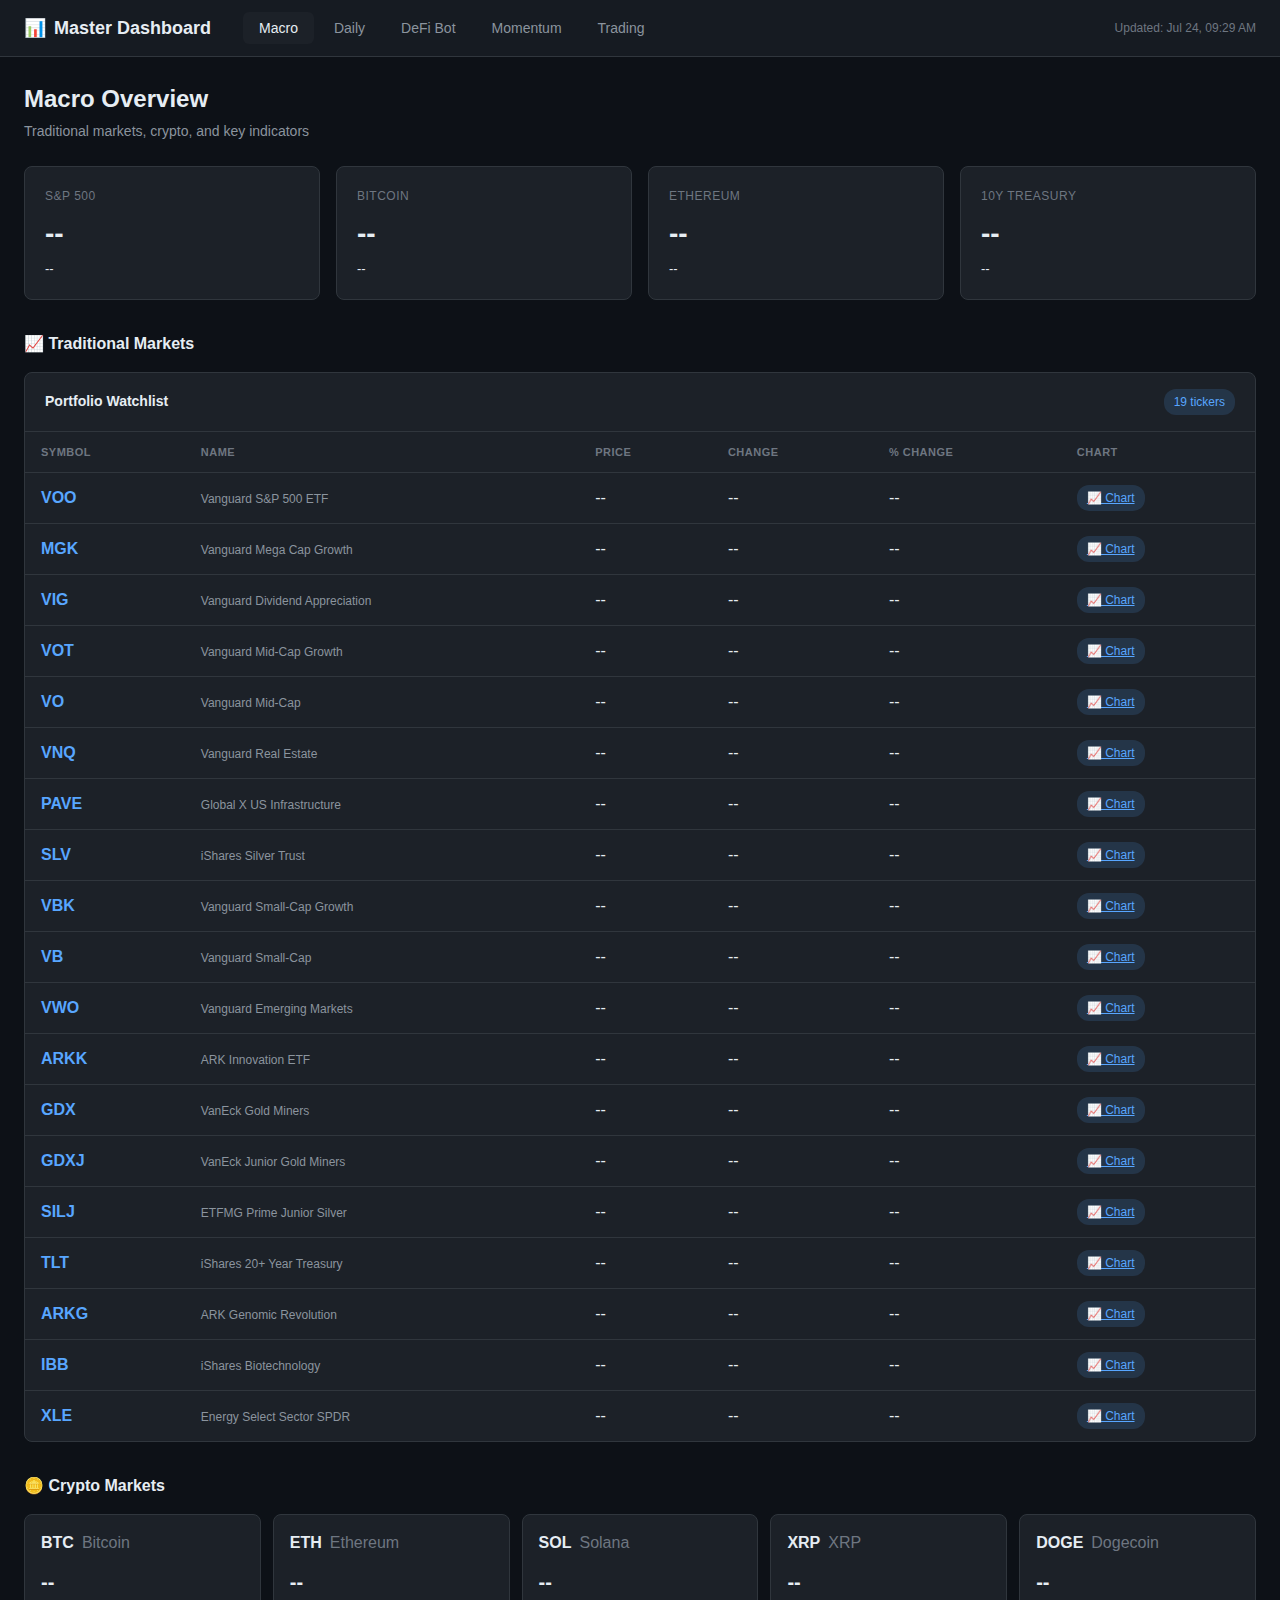
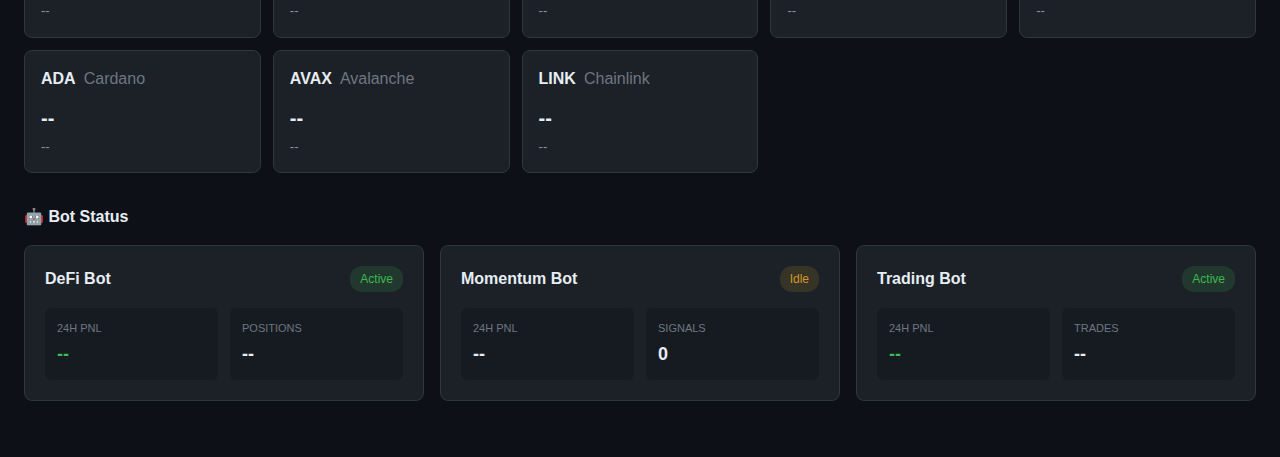
<file: index.html>
<!DOCTYPE html>
<html lang="en">
<head>
  <meta charset="UTF-8">
  <meta name="viewport" content="width=device-width, initial-scale=1.0">
  <title>Master Dashboard - Macro Overview</title>
  <link rel="stylesheet" href="css/style.css">
</head>
<body>
  <nav class="navbar">
    <div class="nav-container">
      <a href="index.html" class="nav-brand">Master Dashboard</a>
      <ul class="nav-links">
        <li><a href="index.html" class="active">Macro</a></li>
        <li><a href="daily.html">Daily</a></li>
        <li><a href="defi-bot.html">DeFi Bot</a></li>
        <li><a href="momentum-bot.html">Momentum</a></li>
        <li><a href="trading-bot.html">Trading</a></li>
      </ul>
      <span class="nav-timestamp" id="lastUpdate">Loading...</span>
    </div>
  </nav>

  <main class="main-content">
    <header class="page-header">
      <h1 class="page-title">Macro Overview</h1>
      <p class="page-subtitle">Traditional markets, crypto, and key indicators</p>
    </header>

    <!-- Market Summary Stats -->
    <section class="section">
      <div class="grid-4" id="marketSummary">
        <div class="stat-card">
          <div class="stat-label">S&P 500</div>
          <div class="stat-value" id="spy-price">--</div>
          <div class="stat-change" id="spy-change">--</div>
        </div>
        <div class="stat-card">
          <div class="stat-label">Bitcoin</div>
          <div class="stat-value" id="btc-price">--</div>
          <div class="stat-change" id="btc-change">--</div>
        </div>
        <div class="stat-card">
          <div class="stat-label">Ethereum</div>
          <div class="stat-value" id="eth-price">--</div>
          <div class="stat-change" id="eth-change">--</div>
        </div>
        <div class="stat-card">
          <div class="stat-label">10Y Treasury</div>
          <div class="stat-value" id="tlt-price">--</div>
          <div class="stat-change" id="tlt-change">--</div>
        </div>
      </div>
    </section>

    <!-- Traditional Markets -->
    <section class="section">
      <h2 class="section-title">📈 Traditional Markets</h2>
      <div class="card">
        <div class="card-header">
          <span class="card-title">Portfolio Watchlist</span>
          <span class="badge badge-info">19 tickers</span>
        </div>
        <div class="card-body" style="padding: 0;">
          <table class="ticker-table">
            <thead>
              <tr>
                <th>Symbol</th>
                <th>Name</th>
                <th class="text-right">Price</th>
                <th class="text-right">Change</th>
                <th class="text-right">% Change</th>
                <th class="text-right">Chart</th>
              </tr>
            </thead>
            <tbody id="tickerTableBody">
              <!-- Populated by JavaScript -->
            </tbody>
          </table>
        </div>
      </div>
    </section>

    <!-- Crypto Markets -->
    <section class="section">
      <h2 class="section-title">🪙 Crypto Markets</h2>
      <div class="crypto-grid" id="cryptoGrid">
        <!-- Populated by JavaScript -->
      </div>
    </section>

    <!-- Bot Status Overview -->
    <section class="section">
      <h2 class="section-title">🤖 Bot Status</h2>
      <div class="grid-3" id="botOverview">
        <div class="bot-card">
          <div class="bot-header">
            <span class="bot-name">DeFi Bot</span>
            <span class="badge badge-success" id="defi-status">Active</span>
          </div>
          <div class="bot-stats">
            <div class="bot-stat">
              <div class="bot-stat-label">24h PnL</div>
              <div class="bot-stat-value text-green" id="defi-pnl">--</div>
            </div>
            <div class="bot-stat">
              <div class="bot-stat-label">Positions</div>
              <div class="bot-stat-value" id="defi-positions">--</div>
            </div>
          </div>
        </div>
        <div class="bot-card">
          <div class="bot-header">
            <span class="bot-name">Momentum Bot</span>
            <span class="badge badge-warning" id="momentum-status">Idle</span>
          </div>
          <div class="bot-stats">
            <div class="bot-stat">
              <div class="bot-stat-label">24h PnL</div>
              <div class="bot-stat-value" id="momentum-pnl">--</div>
            </div>
            <div class="bot-stat">
              <div class="bot-stat-label">Signals</div>
              <div class="bot-stat-value" id="momentum-signals">--</div>
            </div>
          </div>
        </div>
        <div class="bot-card">
          <div class="bot-header">
            <span class="bot-name">Trading Bot</span>
            <span class="badge badge-success" id="trading-status">Active</span>
          </div>
          <div class="bot-stats">
            <div class="bot-stat">
              <div class="bot-stat-label">24h PnL</div>
              <div class="bot-stat-value text-green" id="trading-pnl">--</div>
            </div>
            <div class="bot-stat">
              <div class="bot-stat-label">Trades</div>
              <div class="bot-stat-value" id="trading-trades">--</div>
            </div>
          </div>
        </div>
      </div>
    </section>
  </main>

  <script src="js/config.js"></script>
  <script src="js/api.js"></script>
  <script src="js/index.js"></script>
</body>
</html>
</file>
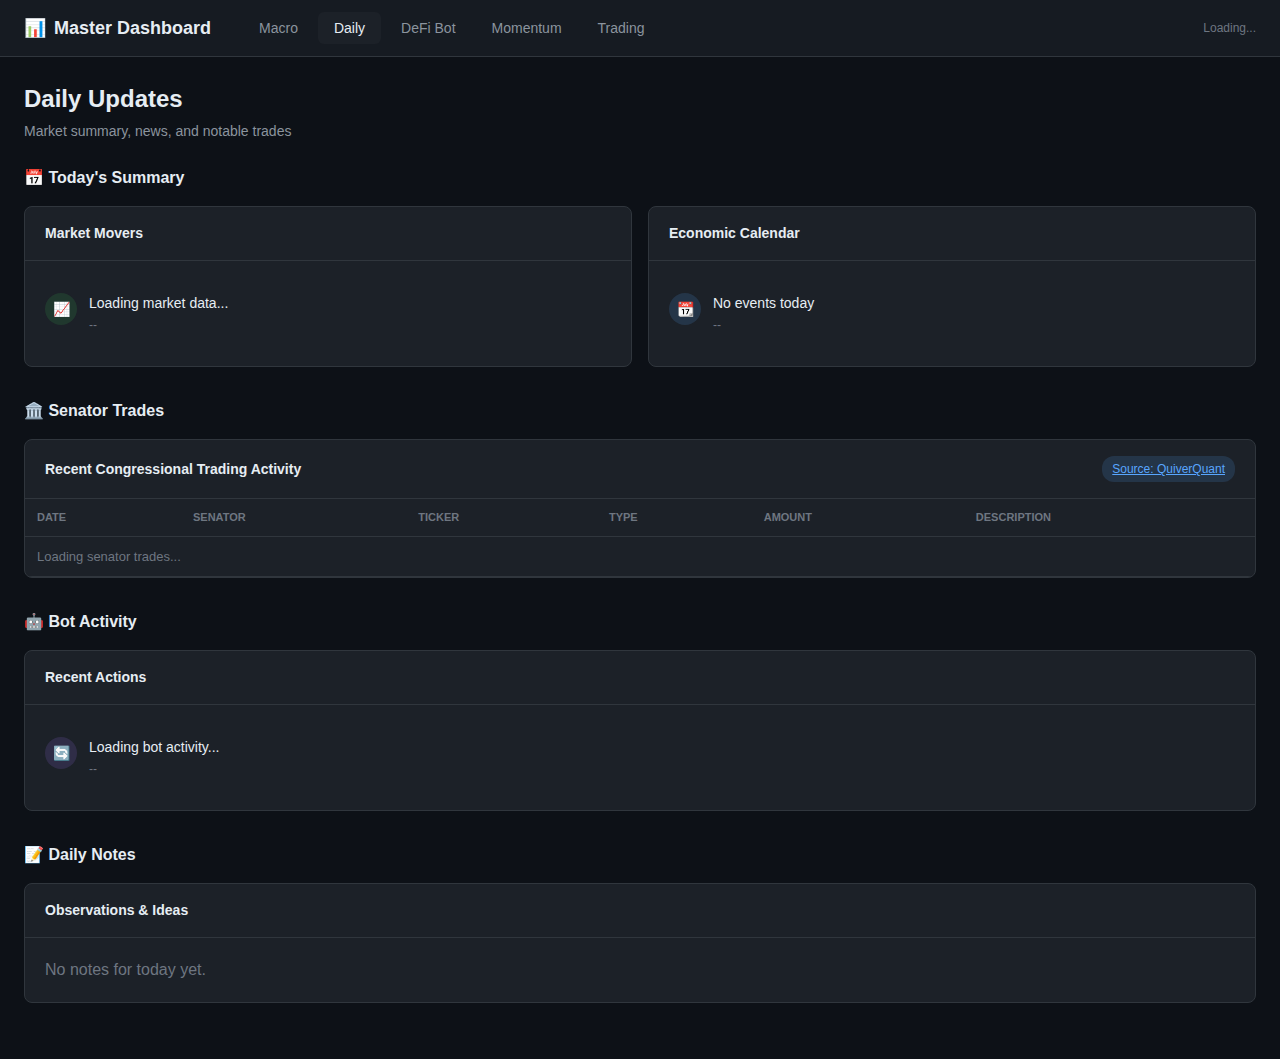
<file: daily.html>
<!DOCTYPE html>
<html lang="en">
<head>
  <meta charset="UTF-8">
  <meta name="viewport" content="width=device-width, initial-scale=1.0">
  <title>Master Dashboard - Daily Updates</title>
  <link rel="stylesheet" href="css/style.css">
</head>
<body>
  <nav class="navbar">
    <div class="nav-container">
      <a href="index.html" class="nav-brand">Master Dashboard</a>
      <ul class="nav-links">
        <li><a href="index.html">Macro</a></li>
        <li><a href="daily.html" class="active">Daily</a></li>
        <li><a href="defi-bot.html">DeFi Bot</a></li>
        <li><a href="momentum-bot.html">Momentum</a></li>
        <li><a href="trading-bot.html">Trading</a></li>
      </ul>
      <span class="nav-timestamp" id="lastUpdate">Loading...</span>
    </div>
  </nav>

  <main class="main-content">
    <header class="page-header">
      <h1 class="page-title">Daily Updates</h1>
      <p class="page-subtitle">Market summary, news, and notable trades</p>
    </header>

    <!-- Daily Summary -->
    <section class="section">
      <h2 class="section-title">📅 Today's Summary</h2>
      <div class="grid-2">
        <div class="card">
          <div class="card-header">
            <span class="card-title">Market Movers</span>
          </div>
          <div class="card-body">
            <ul class="activity-list" id="marketMovers">
              <li class="activity-item">
                <div class="activity-icon" style="background: rgba(63, 185, 80, 0.15);">📈</div>
                <div class="activity-content">
                  <div class="activity-text">Loading market data...</div>
                  <div class="activity-time">--</div>
                </div>
              </li>
            </ul>
          </div>
        </div>
        <div class="card">
          <div class="card-header">
            <span class="card-title">Economic Calendar</span>
          </div>
          <div class="card-body">
            <ul class="activity-list" id="econCalendar">
              <li class="activity-item">
                <div class="activity-icon" style="background: rgba(88, 166, 255, 0.15);">📆</div>
                <div class="activity-content">
                  <div class="activity-text">No events today</div>
                  <div class="activity-time">--</div>
                </div>
              </li>
            </ul>
          </div>
        </div>
      </div>
    </section>

    <!-- Senator Trades -->
    <section class="section">
      <h2 class="section-title">🏛️ Senator Trades</h2>
      <div class="card">
        <div class="card-header">
          <span class="card-title">Recent Congressional Trading Activity</span>
          <a href="https://www.quiverquant.com/congresstrading/" target="_blank" class="badge badge-info">Source: QuiverQuant</a>
        </div>
        <div class="card-body" style="padding: 0;">
          <table class="senator-table">
            <thead>
              <tr>
                <th>Date</th>
                <th>Senator</th>
                <th>Ticker</th>
                <th>Type</th>
                <th>Amount</th>
                <th>Description</th>
              </tr>
            </thead>
            <tbody id="senatorTradesBody">
              <tr>
                <td colspan="6" class="text-center text-muted">Loading senator trades...</td>
              </tr>
            </tbody>
          </table>
        </div>
      </div>
    </section>

    <!-- Bot Activity Feed -->
    <section class="section">
      <h2 class="section-title">🤖 Bot Activity</h2>
      <div class="card">
        <div class="card-header">
          <span class="card-title">Recent Actions</span>
        </div>
        <div class="card-body">
          <ul class="activity-list" id="botActivity">
            <li class="activity-item">
              <div class="activity-icon" style="background: rgba(163, 113, 247, 0.15);">🔄</div>
              <div class="activity-content">
                <div class="activity-text">Loading bot activity...</div>
                <div class="activity-time">--</div>
              </div>
            </li>
          </ul>
        </div>
      </div>
    </section>

    <!-- Notes Section -->
    <section class="section">
      <h2 class="section-title">📝 Daily Notes</h2>
      <div class="card">
        <div class="card-header">
          <span class="card-title">Observations & Ideas</span>
        </div>
        <div class="card-body" id="dailyNotes">
          <p class="text-muted">No notes for today yet.</p>
        </div>
      </div>
    </section>
  </main>

  <script src="js/config.js"></script>
  <script src="js/api.js"></script>
  <script src="js/daily.js"></script>
</body>
</html>
</file>
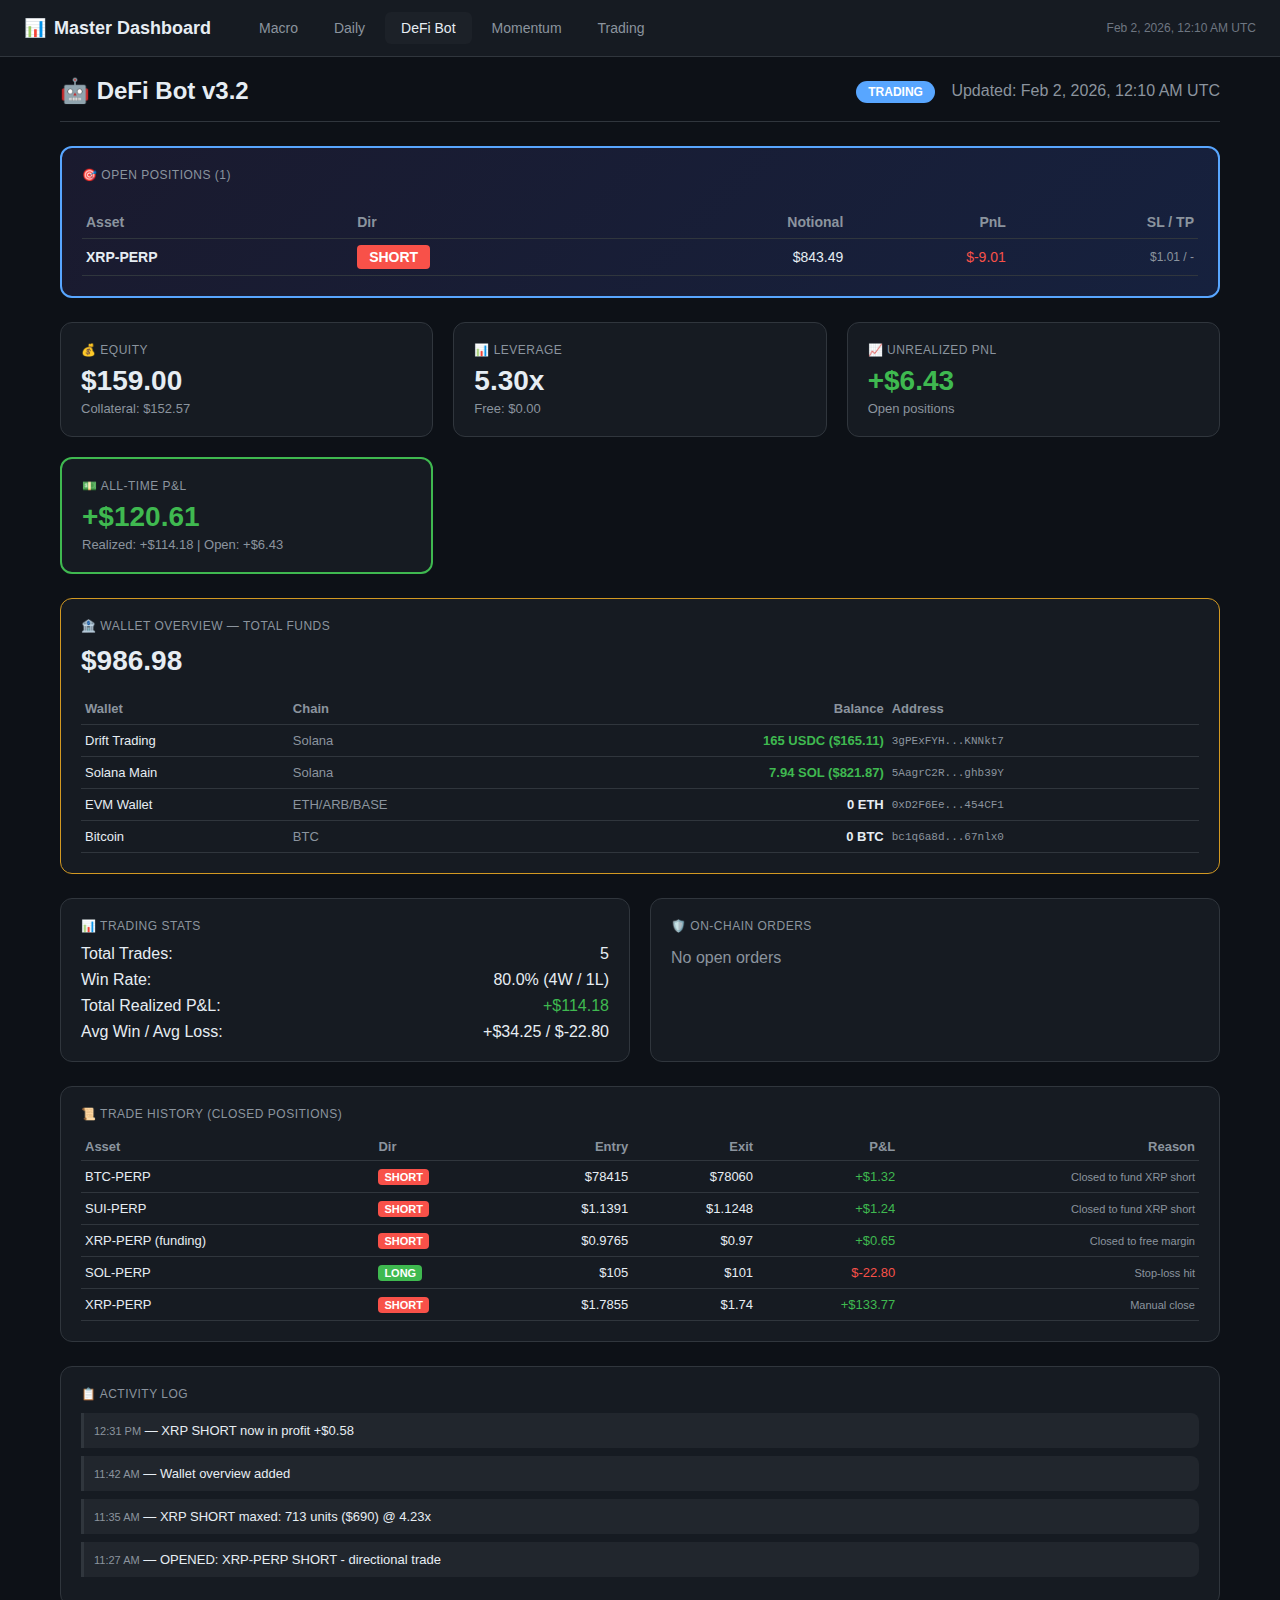
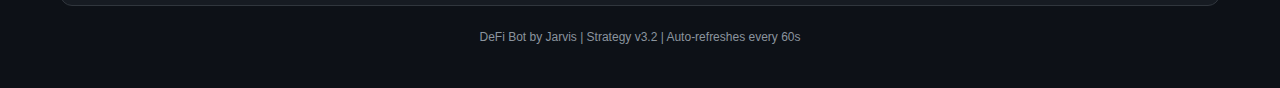
<file: defi-bot.html>
<!DOCTYPE html>
<html lang="en">
<head>
    <meta charset="UTF-8">
    <meta name="viewport" content="width=device-width, initial-scale=1.0">
    <title>DeFi Bot | Master Dashboard</title>
    <meta http-equiv="refresh" content="60">
    <style>
        :root {
            --bg-primary: #0d1117;
            --bg-secondary: #161b22;
            --bg-tertiary: #21262d;
            --bg-card: #1c2128;
            --bg-hover: #21262d;
            --text-primary: #e6edf3;
            --text-secondary: #8b949e;
            --text-muted: #6e7681;
            --accent-green: #3fb950;
            --accent-red: #f85149;
            --accent-yellow: #d29922;
            --accent-blue: #58a6ff;
            --border-color: #30363d;
        }
        * { margin: 0; padding: 0; box-sizing: border-box; }
        body {
            font-family: -apple-system, BlinkMacSystemFont, 'Segoe UI', Roboto, sans-serif;
            background: var(--bg-primary);
            color: var(--text-primary);
            min-height: 100vh;
        }
        
        /* Navigation */
        .navbar {
            background: var(--bg-secondary);
            border-bottom: 1px solid var(--border-color);
            padding: 0 24px;
            position: sticky;
            top: 0;
            z-index: 100;
        }
        .nav-container {
            max-width: 1600px;
            margin: 0 auto;
            display: flex;
            align-items: center;
            height: 56px;
        }
        .nav-brand {
            font-size: 18px;
            font-weight: 600;
            color: var(--text-primary);
            text-decoration: none;
            margin-right: 32px;
            display: flex;
            align-items: center;
            gap: 8px;
        }
        .nav-brand::before { content: '📊'; }
        .nav-links {
            display: flex;
            gap: 4px;
            list-style: none;
        }
        .nav-links a {
            color: var(--text-secondary);
            text-decoration: none;
            padding: 8px 16px;
            border-radius: 6px;
            font-size: 14px;
            font-weight: 500;
            transition: all 0.15s ease;
        }
        .nav-links a:hover {
            color: var(--text-primary);
            background: var(--bg-hover);
        }
        .nav-links a.active {
            color: var(--text-primary);
            background: var(--bg-card);
        }
        .nav-timestamp {
            margin-left: auto;
            font-size: 12px;
            color: var(--text-muted);
        }
        @media (max-width: 768px) {
            .nav-links { display: none; }
        }

        /* Main Content */
        .container { max-width: 1200px; margin: 0 auto; padding: 20px; }
        header {
            display: flex;
            justify-content: space-between;
            align-items: center;
            margin-bottom: 24px;
            padding-bottom: 16px;
            border-bottom: 1px solid var(--border-color);
        }
        h1 { font-size: 24px; }
        .status-badge { padding: 4px 12px; border-radius: 20px; font-size: 12px; font-weight: 600; }
        .status-trading { background: var(--accent-blue); color: #fff; }
        .status-idle { background: var(--text-secondary); color: #fff; }
        .grid { display: grid; grid-template-columns: repeat(auto-fit, minmax(280px, 1fr)); gap: 20px; margin-bottom: 24px; }
        .card { background: var(--bg-secondary); border: 1px solid var(--border-color); border-radius: 12px; padding: 20px; }
        .card-title { font-size: 12px; color: var(--text-secondary); text-transform: uppercase; letter-spacing: 0.5px; margin-bottom: 8px; }
        .card-value { font-size: 28px; font-weight: 700; }
        .card-subtitle { font-size: 13px; color: var(--text-secondary); margin-top: 4px; }
        .positive { color: var(--accent-green); }
        .negative { color: var(--accent-red); }
        .trade-card { background: linear-gradient(135deg, #1a1a2e 0%, #16213e 100%); border: 2px solid var(--accent-blue); }
        .trade-short { background: var(--accent-red); color: #fff; padding: 4px 12px; border-radius: 4px; font-weight: 600; font-size: 14px; }
        .trade-long { background: var(--accent-green); color: #fff; padding: 4px 12px; border-radius: 4px; font-weight: 600; font-size: 14px; }
        .order-item { display: flex; justify-content: space-between; padding: 8px 0; border-bottom: 1px solid var(--border-color); }
        .order-item:last-child { border-bottom: none; }
        .log-entry { padding: 10px; border-left: 3px solid var(--border-color); margin-bottom: 8px; background: var(--bg-tertiary); border-radius: 0 8px 8px 0; font-size: 13px; }
        .log-time { font-size: 11px; color: var(--text-secondary); }
        footer { text-align: center; padding: 24px; color: var(--text-secondary); font-size: 12px; }
        #loading { text-align: center; padding: 40px; color: var(--text-secondary); }
        .no-position { text-align: center; padding: 40px; color: var(--text-secondary); }
    </style>
</head>
<body>
    <nav class="navbar">
        <div class="nav-container">
            <a href="index.html" class="nav-brand">Master Dashboard</a>
            <ul class="nav-links">
                <li><a href="index.html">Macro</a></li>
                <li><a href="daily.html">Daily</a></li>
                <li><a href="defi-bot.html" class="active">DeFi Bot</a></li>
                <li><a href="momentum-bot.html">Momentum</a></li>
                <li><a href="trading-bot.html">Trading</a></li>
            </ul>
            <span class="nav-timestamp" id="navLastUpdate">Loading...</span>
        </div>
    </nav>

    <div class="container">
        <header>
            <h1>🤖 DeFi Bot v3.2</h1>
            <div>
                <span id="status-badge" class="status-badge status-idle">Loading...</span>
                <span id="last-update" style="margin-left: 12px; color: var(--text-secondary);"></span>
            </div>
        </header>
        
        <div id="loading">Loading dashboard data...</div>
        <div id="dashboard" style="display: none;">
            <!-- Position Card -->
            <div id="position-card" class="card trade-card" style="margin-bottom: 24px;">
            </div>
            
            <!-- Account Stats -->
            <div class="grid">
                <div class="card">
                    <div class="card-title">💰 Equity</div>
                    <div id="equity" class="card-value">$0.00</div>
                    <div id="collateral" class="card-subtitle">Collateral: $0.00</div>
                </div>
                <div class="card">
                    <div class="card-title">📊 Leverage</div>
                    <div id="leverage" class="card-value">0.00x</div>
                    <div id="free-collateral" class="card-subtitle">Free: $0.00</div>
                </div>
                <div class="card">
                    <div class="card-title">📈 Unrealized PnL</div>
                    <div id="pnl" class="card-value">$0.00</div>
                    <div class="card-subtitle">Open positions</div>
                </div>
                <div class="card" style="border: 2px solid var(--accent-green);">
                    <div class="card-title">💵 All-Time P&L</div>
                    <div id="all-time-pnl" class="card-value positive">$0.00</div>
                    <div id="all-time-breakdown" class="card-subtitle">Realized + Unrealized</div>
                </div>
            </div>
            
            <!-- Wallet Overview -->
            <div class="card" style="margin-bottom: 24px; border: 1px solid var(--accent-yellow);">
                <div class="card-title">🏦 WALLET OVERVIEW — Total Funds</div>
                <div id="total-funds" class="card-value" style="margin: 12px 0;">$0.00</div>
                <div id="wallets-list" style="margin-top: 16px; font-size: 13px;">
                    <table style="width: 100%; border-collapse: collapse;">
                        <thead>
                            <tr style="border-bottom: 1px solid var(--border-color);">
                                <th style="text-align: left; padding: 8px 4px; color: var(--text-secondary);">Wallet</th>
                                <th style="text-align: left; padding: 8px 4px; color: var(--text-secondary);">Chain</th>
                                <th style="text-align: right; padding: 8px 4px; color: var(--text-secondary);">Balance</th>
                                <th style="text-align: left; padding: 8px 4px; color: var(--text-secondary);">Address</th>
                            </tr>
                        </thead>
                        <tbody id="wallet-rows"></tbody>
                    </table>
                </div>
            </div>

            <!-- Trade History & Stats -->
            <div class="grid" style="margin-bottom: 24px;">
                <div class="card">
                    <div class="card-title">📊 Trading Stats</div>
                    <div id="trade-stats" style="margin-top: 12px;">
                        <div style="display: flex; justify-content: space-between; margin-bottom: 8px;">
                            <span>Total Trades:</span>
                            <span id="total-trades">0</span>
                        </div>
                        <div style="display: flex; justify-content: space-between; margin-bottom: 8px;">
                            <span>Win Rate:</span>
                            <span id="win-rate">0%</span>
                        </div>
                        <div style="display: flex; justify-content: space-between; margin-bottom: 8px;">
                            <span>Total Realized P&L:</span>
                            <span id="total-pnl" class="positive">$0.00</span>
                        </div>
                        <div style="display: flex; justify-content: space-between;">
                            <span>Avg Win / Avg Loss:</span>
                            <span id="avg-win-loss">$0 / $0</span>
                        </div>
                    </div>
                </div>
                <div class="card">
                    <div class="card-title">🛡️ On-Chain Orders</div>
                    <div id="orders-list"></div>
                </div>
            </div>

            <!-- Closed Trades -->
            <div class="card" style="margin-bottom: 24px;">
                <div class="card-title">📜 Trade History (Closed Positions)</div>
                <div id="closed-trades" style="margin-top: 12px; max-height: 300px; overflow-y: auto;"></div>
            </div>
            
            <!-- Activity Log -->
            <div class="card">
                <div class="card-title">📋 Activity Log</div>
                <div id="activity-log" style="max-height: 200px; overflow-y: auto; margin-top: 12px;"></div>
            </div>
        </div>
        
        <footer>
            DeFi Bot by Jarvis | Strategy v3.2 | Auto-refreshes every 60s
        </footer>
    </div>
    
    <script>
        async function loadDashboard() {
            try {
                const response = await fetch('state.json?' + Date.now());
                const state = await response.json();
                const data = state.defi || state; // Support both nested and flat structure
                
                document.getElementById('loading').style.display = 'none';
                document.getElementById('dashboard').style.display = 'block';
                
                // Update nav timestamp
                const updateTime = new Date(data.lastUpdate || state.lastUpdated).toLocaleString('en-US', {
                    month: 'short', day: 'numeric', year: 'numeric',
                    hour: 'numeric', minute: '2-digit', timeZoneName: 'short'
                });
                document.getElementById('navLastUpdate').textContent = updateTime;
                
                // Update header
                const statusBadge = document.getElementById('status-badge');
                statusBadge.textContent = data.status || 'IDLE';
                statusBadge.className = 'status-badge ' + (data.status === 'TRADING' ? 'status-trading' : 'status-idle');
                
                document.getElementById('last-update').textContent = 'Updated: ' + updateTime;
                
                // Update account stats
                const drift = data.drift || {};
                document.getElementById('equity').textContent = '$' + (drift.equity || 0).toFixed(2);
                document.getElementById('collateral').textContent = 'Collateral: $' + (drift.totalCollateral || 0).toFixed(2);
                document.getElementById('leverage').textContent = (drift.leverage || 0).toFixed(2) + 'x';
                document.getElementById('free-collateral').textContent = 'Free: $' + (drift.freeCollateral || 0).toFixed(2);
                
                const pnlEl = document.getElementById('pnl');
                const pnl = drift.unrealizedPnl || 0;
                pnlEl.textContent = (pnl >= 0 ? '+' : '') + '$' + pnl.toFixed(2);
                pnlEl.className = 'card-value ' + (pnl >= 0 ? 'positive' : 'negative');
                
                // Calculate All-Time P&L (realized + unrealized)
                const closedTrades = drift.closedPositions || [];
                const realizedPnl = closedTrades.reduce((sum, t) => sum + (t.pnl || 0), 0);
                const allTimePnl = realizedPnl + pnl;
                const allTimePnlEl = document.getElementById('all-time-pnl');
                allTimePnlEl.textContent = (allTimePnl >= 0 ? '+' : '') + '$' + allTimePnl.toFixed(2);
                allTimePnlEl.className = 'card-value ' + (allTimePnl >= 0 ? 'positive' : 'negative');
                document.getElementById('all-time-breakdown').textContent = 
                    'Realized: ' + (realizedPnl >= 0 ? '+' : '') + '$' + realizedPnl.toFixed(2) + ' | Open: ' + (pnl >= 0 ? '+' : '') + '$' + pnl.toFixed(2);
                
                // Update wallet overview
                const wallets = data.wallets || [];
                const walletRows = document.getElementById('wallet-rows');
                let totalFunds = 0;
                
                if (wallets.length > 0) {
                    walletRows.innerHTML = wallets.map(w => {
                        totalFunds += w.balanceUsd || 0;
                        const shortAddr = w.address ? (w.address.slice(0, 8) + '...' + w.address.slice(-6)) : '-';
                        return `
                            <tr style="border-bottom: 1px solid var(--border-color);">
                                <td style="padding: 8px 4px; font-weight: 500;">${w.name}</td>
                                <td style="padding: 8px 4px; color: var(--text-secondary);">${w.chain}</td>
                                <td style="padding: 8px 4px; text-align: right; font-weight: 600;" class="${(w.balanceUsd || 0) > 0 ? 'positive' : ''}">${w.balance || '-'} ${w.balanceUsd ? '($' + w.balanceUsd.toFixed(2) + ')' : ''}</td>
                                <td style="padding: 8px 4px; font-family: monospace; font-size: 11px; color: var(--text-secondary);">${shortAddr}</td>
                            </tr>
                        `;
                    }).join('');
                    document.getElementById('total-funds').textContent = '$' + totalFunds.toFixed(2);
                } else {
                    walletRows.innerHTML = '<tr><td colspan="4" style="padding: 16px; text-align: center; color: var(--text-secondary);">No wallet data</td></tr>';
                }
                
                // Update positions (supports array)
                const positionCard = document.getElementById('position-card');
                const positions = drift.positions || (drift.position ? [drift.position] : []);
                
                if (positions.length > 0 && drift.leverage > 0.01) {
                    positionCard.innerHTML = `
                        <div style="display: flex; justify-content: space-between; align-items: center; margin-bottom: 16px;">
                            <span class="card-title">🎯 OPEN POSITIONS (${positions.length})</span>
                        </div>
                        <table style="width: 100%; border-collapse: collapse; font-size: 14px;">
                            <thead>
                                <tr style="border-bottom: 1px solid var(--border-color);">
                                    <th style="text-align: left; padding: 8px 4px; color: var(--text-secondary);">Asset</th>
                                    <th style="text-align: left; padding: 8px 4px; color: var(--text-secondary);">Dir</th>
                                    <th style="text-align: right; padding: 8px 4px; color: var(--text-secondary);">Notional</th>
                                    <th style="text-align: right; padding: 8px 4px; color: var(--text-secondary);">PnL</th>
                                    <th style="text-align: right; padding: 8px 4px; color: var(--text-secondary);">SL / TP</th>
                                </tr>
                            </thead>
                            <tbody>
                                ${positions.map(p => `
                                        <tr style="border-bottom: 1px solid var(--border-color);">
                                            <td style="padding: 10px 4px; font-weight: 600;">${p.asset}</td>
                                            <td style="padding: 10px 4px;"><span class="${p.direction === 'SHORT' ? 'trade-short' : 'trade-long'}">${p.direction}</span></td>
                                            <td style="padding: 10px 4px; text-align: right;">$${(p.notional || 0).toLocaleString()}</td>
                                            <td style="padding: 10px 4px; text-align: right;" class="${(p.pnl || 0) >= 0 ? 'positive' : 'negative'}">${(p.pnl || 0) >= 0 ? '+' : ''}$${(p.pnl || 0).toFixed(2)}</td>
                                            <td style="padding: 10px 4px; text-align: right; font-size: 12px; color: var(--text-secondary);">${p.stopLoss ? '$' + p.stopLoss : '-'} / ${p.takeProfit ? '$' + p.takeProfit : '-'}</td>
                                        </tr>
                                    `).join('')}
                            </tbody>
                        </table>
                    `;
                } else {
                    positionCard.innerHTML = '<div class="no-position">No open positions</div>';
                }
                
                // Update orders
                const ordersList = document.getElementById('orders-list');
                const orders = data.openOrders || [];
                if (orders.length > 0) {
                    ordersList.innerHTML = orders.map(o => `
                        <div class="order-item">
                            <span>${o.type}</span>
                            <span>$${o.trigger.toLocaleString()} (${o.status})</span>
                        </div>
                    `).join('');
                } else {
                    ordersList.innerHTML = '<div style="color: var(--text-secondary); padding: 8px 0;">No open orders</div>';
                }
                
                // Update closed trades and stats (closedTrades already defined above)
                const closedTradesEl = document.getElementById('closed-trades');
                
                if (closedTrades.length > 0) {
                    // Calculate stats
                    const wins = closedTrades.filter(t => (t.pnl || 0) > 0);
                    const losses = closedTrades.filter(t => (t.pnl || 0) <= 0);
                    const totalPnl = closedTrades.reduce((sum, t) => sum + (t.pnl || 0), 0);
                    const winRate = (wins.length / closedTrades.length * 100).toFixed(1);
                    const avgWin = wins.length > 0 ? (wins.reduce((s, t) => s + t.pnl, 0) / wins.length).toFixed(2) : 0;
                    const avgLoss = losses.length > 0 ? (losses.reduce((s, t) => s + t.pnl, 0) / losses.length).toFixed(2) : 0;
                    
                    // Update stats
                    document.getElementById('total-trades').textContent = closedTrades.length;
                    document.getElementById('win-rate').textContent = winRate + '% (' + wins.length + 'W / ' + losses.length + 'L)';
                    const totalPnlEl = document.getElementById('total-pnl');
                    totalPnlEl.textContent = (totalPnl >= 0 ? '+' : '') + '$' + totalPnl.toFixed(2);
                    totalPnlEl.className = totalPnl >= 0 ? 'positive' : 'negative';
                    document.getElementById('avg-win-loss').textContent = '+$' + avgWin + ' / $' + avgLoss;
                    
                    // Render closed trades table
                    closedTradesEl.innerHTML = `
                        <table style="width: 100%; border-collapse: collapse; font-size: 13px;">
                            <thead>
                                <tr style="border-bottom: 1px solid var(--border-color);">
                                    <th style="text-align: left; padding: 6px 4px; color: var(--text-secondary);">Asset</th>
                                    <th style="text-align: left; padding: 6px 4px; color: var(--text-secondary);">Dir</th>
                                    <th style="text-align: right; padding: 6px 4px; color: var(--text-secondary);">Entry</th>
                                    <th style="text-align: right; padding: 6px 4px; color: var(--text-secondary);">Exit</th>
                                    <th style="text-align: right; padding: 6px 4px; color: var(--text-secondary);">P&L</th>
                                    <th style="text-align: right; padding: 6px 4px; color: var(--text-secondary);">Reason</th>
                                </tr>
                            </thead>
                            <tbody>
                                ${closedTrades.map(t => `
                                    <tr style="border-bottom: 1px solid var(--border-color);">
                                        <td style="padding: 8px 4px;">${t.asset}</td>
                                        <td style="padding: 8px 4px;"><span class="${t.direction === 'SHORT' ? 'trade-short' : 'trade-long'}" style="font-size: 11px; padding: 2px 6px;">${t.direction}</span></td>
                                        <td style="padding: 8px 4px; text-align: right;">$${t.entry}</td>
                                        <td style="padding: 8px 4px; text-align: right;">$${t.exit}</td>
                                        <td style="padding: 8px 4px; text-align: right;" class="${(t.pnl || 0) >= 0 ? 'positive' : 'negative'}">${(t.pnl || 0) >= 0 ? '+' : ''}$${(t.pnl || 0).toFixed(2)}</td>
                                        <td style="padding: 8px 4px; text-align: right; font-size: 11px; color: var(--text-secondary);">${t.reason || '-'}</td>
                                    </tr>
                                `).join('')}
                            </tbody>
                        </table>
                    `;
                } else {
                    closedTradesEl.innerHTML = '<div style="color: var(--text-secondary); padding: 16px 0; text-align: center;">No closed trades yet</div>';
                    document.getElementById('total-trades').textContent = '0';
                    document.getElementById('win-rate').textContent = 'N/A';
                    document.getElementById('total-pnl').textContent = '$0.00';
                    document.getElementById('avg-win-loss').textContent = '-';
                }
                
                // Update activity log
                const activityLog = document.getElementById('activity-log');
                const logs = data.activityLog || [];
                activityLog.innerHTML = logs.map(log => `
                    <div class="log-entry">
                        <span class="log-time">${log.time}</span> — ${log.message}
                    </div>
                `).join('');
                
            } catch (err) {
                document.getElementById('loading').textContent = 'Error loading data: ' + err.message;
            }
        }
        
        loadDashboard();
        setInterval(loadDashboard, 60000);
    </script>
</body>
</html>
</file>
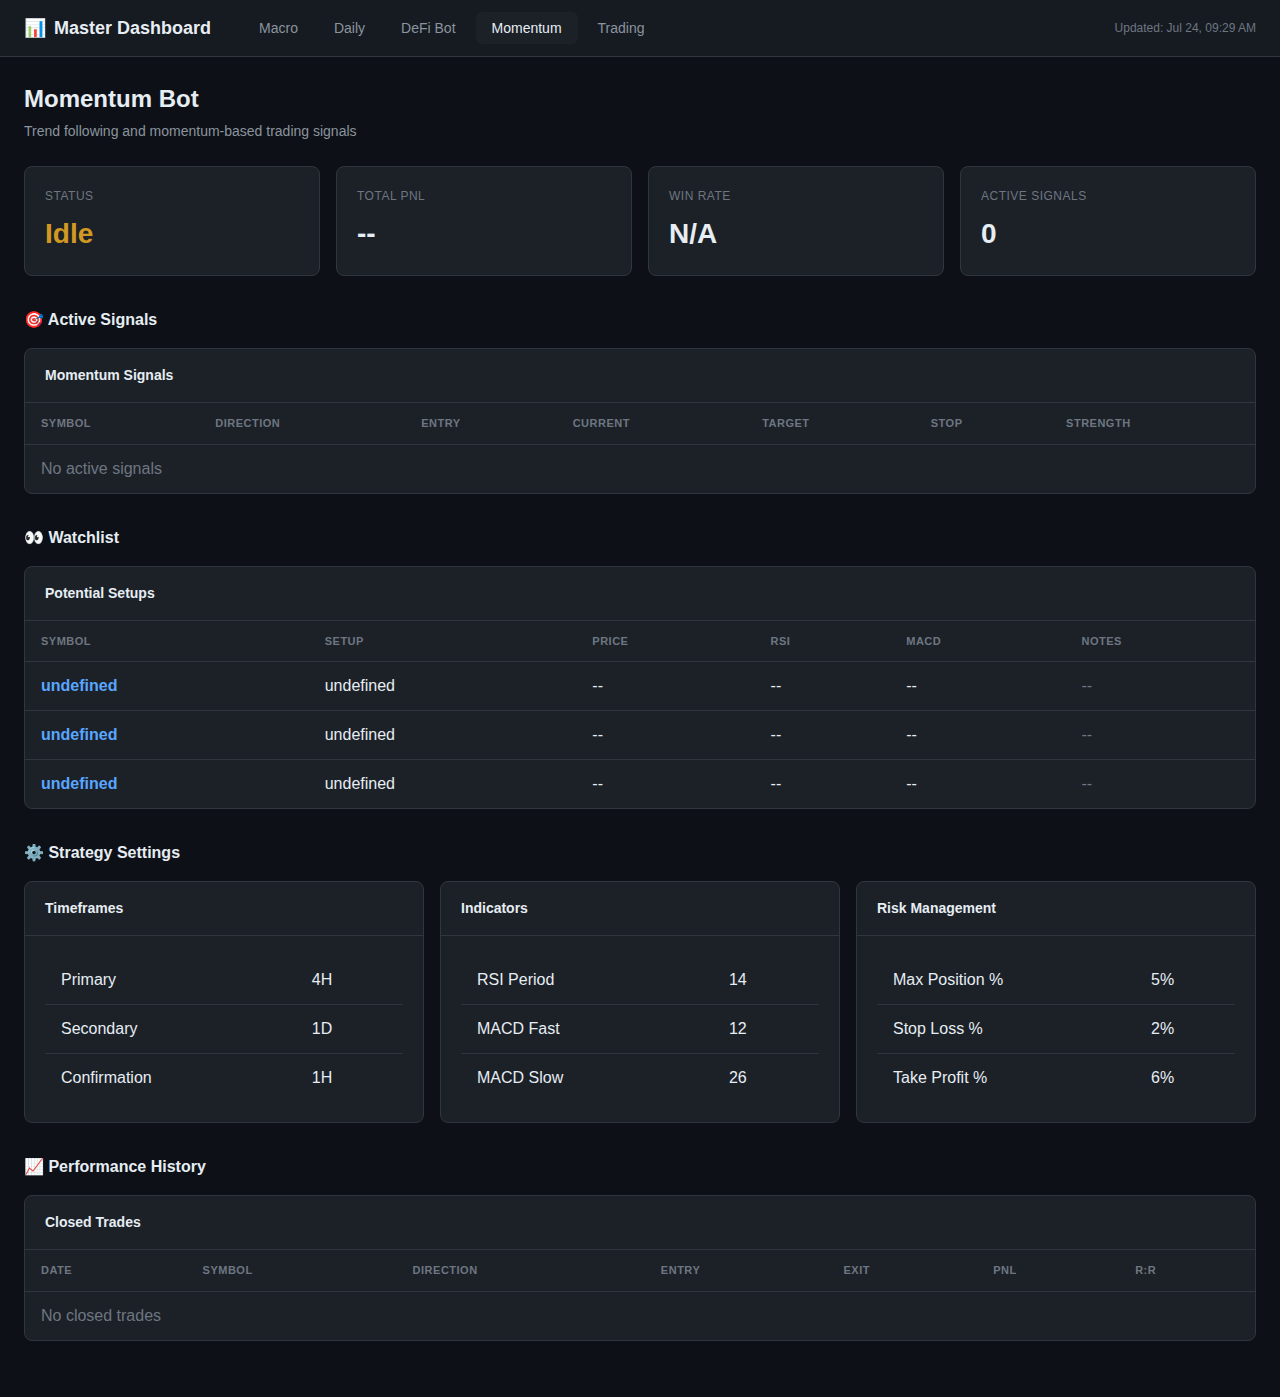
<file: momentum-bot.html>
<!DOCTYPE html>
<html lang="en">
<head>
  <meta charset="UTF-8">
  <meta name="viewport" content="width=device-width, initial-scale=1.0">
  <title>Master Dashboard - Momentum Bot</title>
  <link rel="stylesheet" href="css/style.css">
</head>
<body>
  <nav class="navbar">
    <div class="nav-container">
      <a href="index.html" class="nav-brand">Master Dashboard</a>
      <ul class="nav-links">
        <li><a href="index.html">Macro</a></li>
        <li><a href="daily.html">Daily</a></li>
        <li><a href="defi-bot.html">DeFi Bot</a></li>
        <li><a href="momentum-bot.html" class="active">Momentum</a></li>
        <li><a href="trading-bot.html">Trading</a></li>
      </ul>
      <span class="nav-timestamp" id="lastUpdate">Loading...</span>
    </div>
  </nav>

  <main class="main-content">
    <header class="page-header">
      <h1 class="page-title">Momentum Bot</h1>
      <p class="page-subtitle">Trend following and momentum-based trading signals</p>
    </header>

    <!-- Bot Status -->
    <section class="section">
      <div class="grid-4">
        <div class="stat-card">
          <div class="stat-label">Status</div>
          <div class="stat-value" id="momentum-bot-status">--</div>
        </div>
        <div class="stat-card">
          <div class="stat-label">Total PnL</div>
          <div class="stat-value" id="momentum-total-pnl">--</div>
        </div>
        <div class="stat-card">
          <div class="stat-label">Win Rate</div>
          <div class="stat-value" id="momentum-win-rate">--</div>
        </div>
        <div class="stat-card">
          <div class="stat-label">Active Signals</div>
          <div class="stat-value" id="momentum-active-signals">--</div>
        </div>
      </div>
    </section>

    <!-- Current Signals -->
    <section class="section">
      <h2 class="section-title">🎯 Active Signals</h2>
      <div class="card">
        <div class="card-header">
          <span class="card-title">Momentum Signals</span>
        </div>
        <div class="card-body" style="padding: 0;">
          <table class="ticker-table">
            <thead>
              <tr>
                <th>Symbol</th>
                <th>Direction</th>
                <th class="text-right">Entry</th>
                <th class="text-right">Current</th>
                <th class="text-right">Target</th>
                <th class="text-right">Stop</th>
                <th>Strength</th>
              </tr>
            </thead>
            <tbody id="activeSignals">
              <tr>
                <td colspan="7" class="text-center text-muted">No active signals</td>
              </tr>
            </tbody>
          </table>
        </div>
      </div>
    </section>

    <!-- Watchlist -->
    <section class="section">
      <h2 class="section-title">👀 Watchlist</h2>
      <div class="card">
        <div class="card-header">
          <span class="card-title">Potential Setups</span>
        </div>
        <div class="card-body" style="padding: 0;">
          <table class="ticker-table">
            <thead>
              <tr>
                <th>Symbol</th>
                <th>Setup</th>
                <th class="text-right">Price</th>
                <th class="text-right">RSI</th>
                <th class="text-right">MACD</th>
                <th>Notes</th>
              </tr>
            </thead>
            <tbody id="watchlist">
              <tr>
                <td colspan="6" class="text-center text-muted">No setups in watchlist</td>
              </tr>
            </tbody>
          </table>
        </div>
      </div>
    </section>

    <!-- Strategy Settings -->
    <section class="section">
      <h2 class="section-title">⚙️ Strategy Settings</h2>
      <div class="grid-3">
        <div class="card">
          <div class="card-header">
            <span class="card-title">Timeframes</span>
          </div>
          <div class="card-body">
            <table class="ticker-table">
              <tbody id="timeframes">
                <tr>
                  <td>Primary</td>
                  <td class="text-right" id="tf-primary">4H</td>
                </tr>
                <tr>
                  <td>Secondary</td>
                  <td class="text-right" id="tf-secondary">1D</td>
                </tr>
                <tr>
                  <td>Confirmation</td>
                  <td class="text-right" id="tf-confirm">1H</td>
                </tr>
              </tbody>
            </table>
          </div>
        </div>
        <div class="card">
          <div class="card-header">
            <span class="card-title">Indicators</span>
          </div>
          <div class="card-body">
            <table class="ticker-table">
              <tbody id="indicators">
                <tr>
                  <td>RSI Period</td>
                  <td class="text-right" id="rsi-period">14</td>
                </tr>
                <tr>
                  <td>MACD Fast</td>
                  <td class="text-right" id="macd-fast">12</td>
                </tr>
                <tr>
                  <td>MACD Slow</td>
                  <td class="text-right" id="macd-slow">26</td>
                </tr>
              </tbody>
            </table>
          </div>
        </div>
        <div class="card">
          <div class="card-header">
            <span class="card-title">Risk Management</span>
          </div>
          <div class="card-body">
            <table class="ticker-table">
              <tbody id="riskSettings">
                <tr>
                  <td>Max Position %</td>
                  <td class="text-right" id="max-position">5%</td>
                </tr>
                <tr>
                  <td>Stop Loss %</td>
                  <td class="text-right" id="stop-loss">2%</td>
                </tr>
                <tr>
                  <td>Take Profit %</td>
                  <td class="text-right" id="take-profit">6%</td>
                </tr>
              </tbody>
            </table>
          </div>
        </div>
      </div>
    </section>

    <!-- Performance History -->
    <section class="section">
      <h2 class="section-title">📈 Performance History</h2>
      <div class="card">
        <div class="card-header">
          <span class="card-title">Closed Trades</span>
        </div>
        <div class="card-body" style="padding: 0;">
          <table class="ticker-table">
            <thead>
              <tr>
                <th>Date</th>
                <th>Symbol</th>
                <th>Direction</th>
                <th class="text-right">Entry</th>
                <th class="text-right">Exit</th>
                <th class="text-right">PnL</th>
                <th class="text-right">R:R</th>
              </tr>
            </thead>
            <tbody id="closedTrades">
              <tr>
                <td colspan="7" class="text-center text-muted">No closed trades</td>
              </tr>
            </tbody>
          </table>
        </div>
      </div>
    </section>
  </main>

  <script src="js/config.js"></script>
  <script src="js/api.js"></script>
  <script src="js/momentum-bot.js"></script>
</body>
</html>
</file>
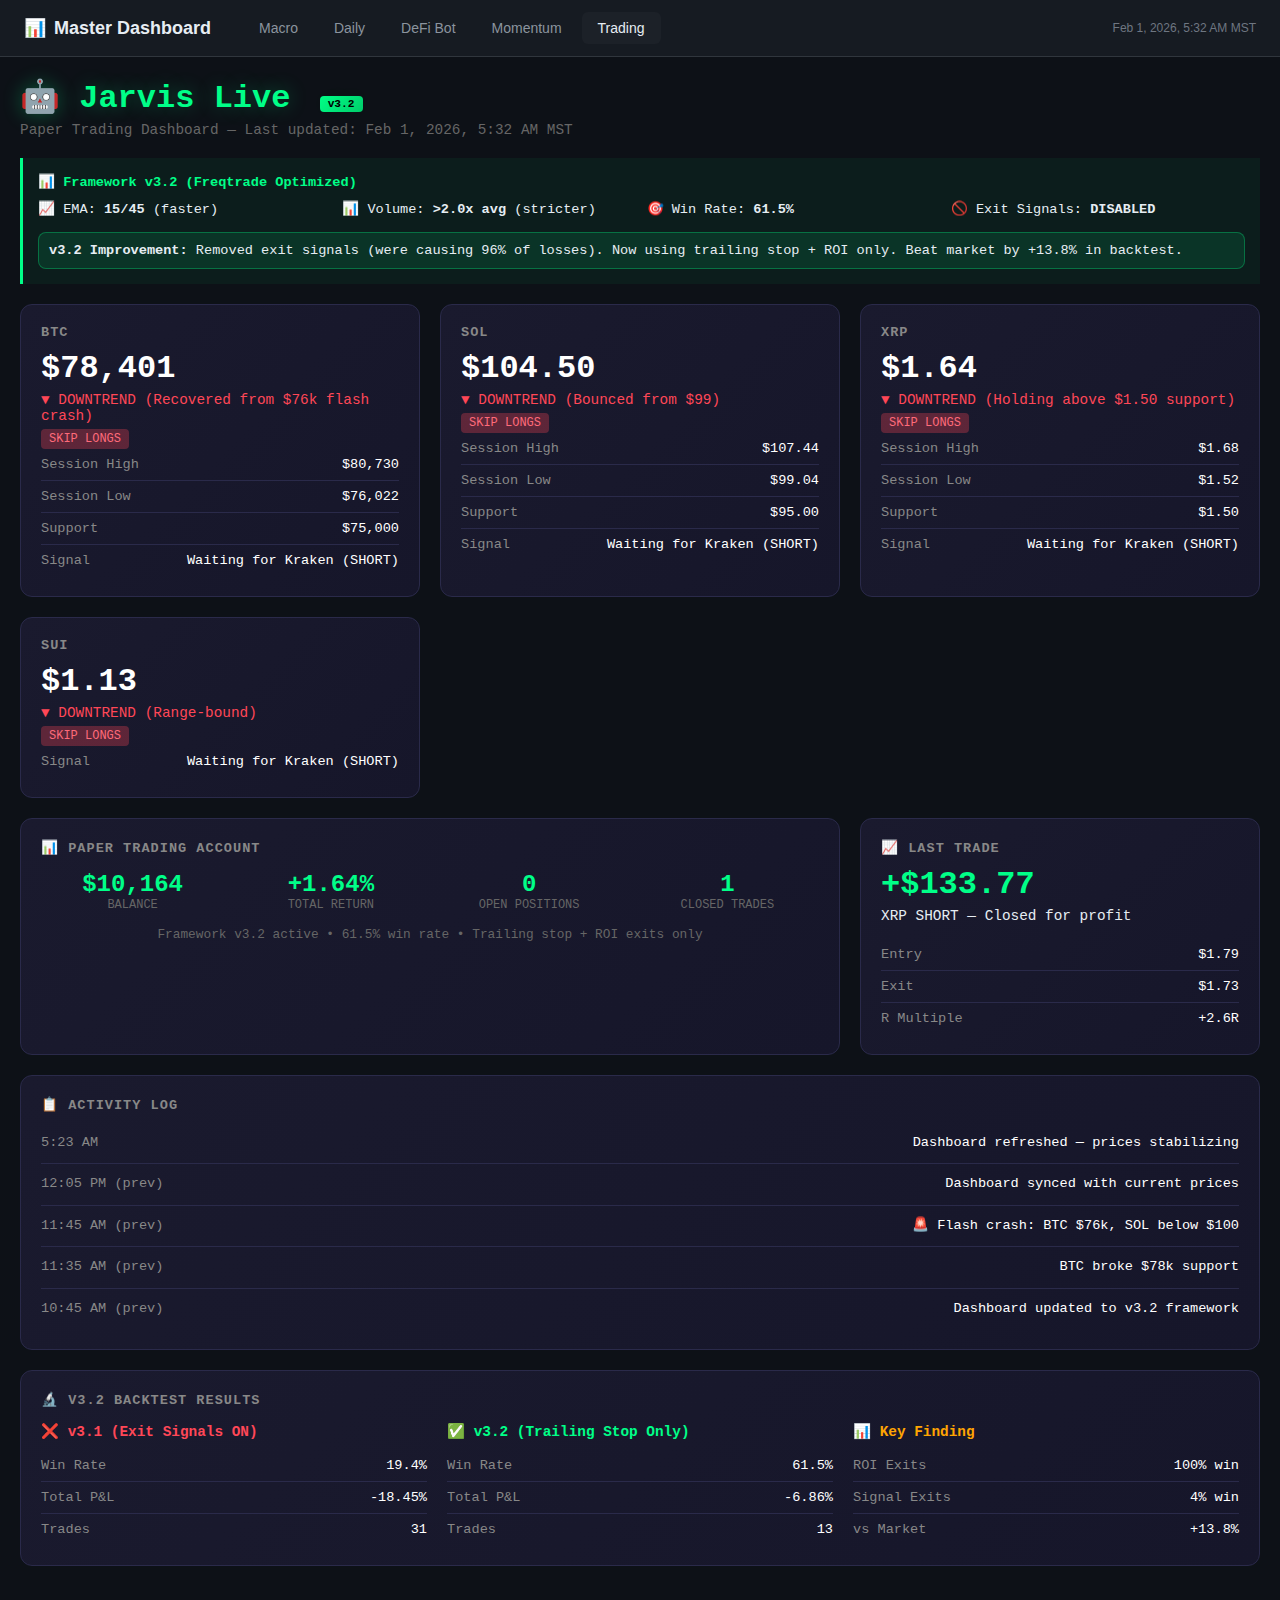
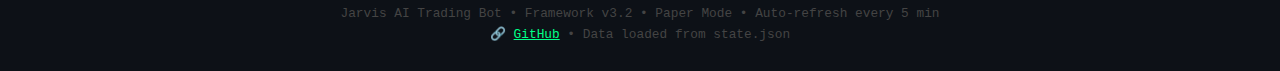
<file: trading-bot.html>
<!DOCTYPE html>
<html lang="en">
<head>
    <meta charset="UTF-8">
    <meta name="viewport" content="width=device-width, initial-scale=1.0">
    <title>Trading Bot | Master Dashboard</title>
    <meta http-equiv="refresh" content="300">
    <style>
        :root {
            --bg-primary: #0d1117;
            --bg-secondary: #161b22;
            --bg-card: #1c2128;
            --bg-hover: #21262d;
            --text-primary: #e6edf3;
            --text-secondary: #8b949e;
            --text-muted: #6e7681;
            --accent-green: #00ff88;
            --accent-red: #ff4757;
            --accent-yellow: #ffa502;
            --accent-blue: #58a6ff;
            --border-color: #30363d;
        }
        * { margin: 0; padding: 0; box-sizing: border-box; }
        body { 
            font-family: 'SF Mono', 'Monaco', 'Consolas', monospace;
            background: var(--bg-primary); 
            color: var(--text-primary); 
            min-height: 100vh;
        }
        
        /* Navigation */
        .navbar {
            background: var(--bg-secondary);
            border-bottom: 1px solid var(--border-color);
            padding: 0 24px;
            position: sticky;
            top: 0;
            z-index: 100;
            font-family: -apple-system, BlinkMacSystemFont, 'Segoe UI', Roboto, sans-serif;
        }
        .nav-container {
            max-width: 1600px;
            margin: 0 auto;
            display: flex;
            align-items: center;
            height: 56px;
        }
        .nav-brand {
            font-size: 18px;
            font-weight: 600;
            color: var(--text-primary);
            text-decoration: none;
            margin-right: 32px;
            display: flex;
            align-items: center;
            gap: 8px;
        }
        .nav-brand::before { content: '📊'; }
        .nav-links {
            display: flex;
            gap: 4px;
            list-style: none;
        }
        .nav-links a {
            color: var(--text-secondary);
            text-decoration: none;
            padding: 8px 16px;
            border-radius: 6px;
            font-size: 14px;
            font-weight: 500;
            transition: all 0.15s ease;
        }
        .nav-links a:hover {
            color: var(--text-primary);
            background: var(--bg-hover);
        }
        .nav-links a.active {
            color: var(--text-primary);
            background: var(--bg-card);
        }
        .nav-timestamp {
            margin-left: auto;
            font-size: 12px;
            color: var(--text-muted);
        }
        @media (max-width: 768px) {
            .nav-links { display: none; }
        }

        /* Main Content */
        .container { max-width: 1400px; margin: 0 auto; padding: 20px; }
        h1 { 
            color: var(--accent-green); 
            font-size: 2rem; 
            margin-bottom: 5px;
            text-shadow: 0 0 20px rgba(0,255,136,0.3);
        }
        .subtitle { color: #666; margin-bottom: 20px; font-size: 0.9rem; }
        .grid { display: grid; grid-template-columns: repeat(auto-fit, minmax(300px, 1fr)); gap: 20px; margin-bottom: 20px; }
        .card {
            background: linear-gradient(135deg, #1a1a2e 0%, #16162a 100%);
            border: 1px solid #2a2a4a;
            border-radius: 12px;
            padding: 20px;
            transition: all 0.3s ease;
        }
        .card:hover { border-color: var(--accent-green); box-shadow: 0 0 20px rgba(0,255,136,0.1); }
        .card h2 { color: #888; font-size: 0.85rem; text-transform: uppercase; letter-spacing: 1px; margin-bottom: 10px; }
        .price { font-size: 2rem; font-weight: bold; color: #fff; }
        .change { font-size: 0.9rem; margin-top: 5px; }
        .up { color: var(--accent-green); }
        .down { color: var(--accent-red); }
        .neutral { color: var(--accent-yellow); }
        .tag { display: inline-block; padding: 3px 8px; border-radius: 4px; font-size: 0.75rem; margin-top: 5px; }
        .tag-down { background: rgba(255,71,87,0.2); color: var(--accent-red); }
        .tag-up { background: rgba(0,255,136,0.2); color: var(--accent-green); }
        .tag-wait { background: rgba(255,165,2,0.2); color: var(--accent-yellow); }
        .tag-skip { background: rgba(255,71,87,0.3); color: #ff6b7a; }
        .status-card { grid-column: span 2; }
        .status-grid { display: grid; grid-template-columns: repeat(4, 1fr); gap: 15px; margin-top: 15px; }
        .stat { text-align: center; }
        .stat-value { font-size: 1.5rem; color: var(--accent-green); font-weight: bold; }
        .stat-label { font-size: 0.75rem; color: #666; text-transform: uppercase; }
        .ta-row { display: flex; justify-content: space-between; padding: 8px 0; border-bottom: 1px solid #2a2a4a; font-size: 0.85rem; }
        .ta-row:last-child { border-bottom: none; }
        .ta-label { color: #888; }
        .ta-value { color: #fff; }
        .framework { background: rgba(0,255,136,0.05); border-left: 3px solid var(--accent-green); padding: 15px; margin-bottom: 20px; font-size: 0.85rem; }
        .framework-title { color: var(--accent-green); font-weight: bold; margin-bottom: 10px; }
        .signal-card { border: 2px solid var(--accent-red); }
        .footer { text-align: center; color: #444; font-size: 0.8rem; margin-top: 40px; }
        .hunt-status { display: flex; align-items: center; gap: 10px; margin-top: 10px; }
        .hunt-dot { width: 10px; height: 10px; border-radius: 50%; animation: blink 1.5s infinite; }
        .hunt-dot.skip { background: var(--accent-red); }
        .hunt-dot.hunting { background: var(--accent-green); }
        @keyframes blink { 0%, 100% { opacity: 1; } 50% { opacity: 0.3; } }
        .version-badge { background: linear-gradient(135deg, var(--accent-green), #00cc6a); color: #000; padding: 2px 8px; border-radius: 4px; font-size: 0.7rem; font-weight: bold; margin-left: 10px; }
        .improvement { background: rgba(0,255,136,0.1); border: 1px solid rgba(0,255,136,0.3); border-radius: 8px; padding: 10px; margin-top: 15px; }
        @media (max-width: 768px) { 
            .status-card { grid-column: span 1; } 
            .status-grid { grid-template-columns: repeat(2, 1fr); } 
        }
        .loading { opacity: 0.5; }
    </style>
</head>
<body>
    <nav class="navbar">
        <div class="nav-container">
            <a href="index.html" class="nav-brand">Master Dashboard</a>
            <ul class="nav-links">
                <li><a href="index.html">Macro</a></li>
                <li><a href="daily.html">Daily</a></li>
                <li><a href="defi-bot.html">DeFi Bot</a></li>
                <li><a href="momentum-bot.html">Momentum</a></li>
                <li><a href="trading-bot.html" class="active">Trading</a></li>
            </ul>
            <span class="nav-timestamp" id="navLastUpdate">Loading...</span>
        </div>
    </nav>

    <div class="container">
        <h1>🤖 Jarvis Live <span class="version-badge" id="version">v3.2</span></h1>
        <p class="subtitle">Paper Trading Dashboard — Last updated: <span id="lastUpdate">Loading...</span></p>
        
        <div class="framework">
            <div class="framework-title">📊 Framework v3.2 (Freqtrade Optimized)</div>
            <div style="display: grid; grid-template-columns: repeat(auto-fit, minmax(200px, 1fr)); gap: 10px;">
                <div>📈 EMA: <strong>15/45</strong> (faster)</div>
                <div>📊 Volume: <strong>>2.0x avg</strong> (stricter)</div>
                <div>🎯 Win Rate: <strong>61.5%</strong></div>
                <div>🚫 Exit Signals: <strong>DISABLED</strong></div>
            </div>
            <div class="improvement">
                <strong>v3.2 Improvement:</strong> Removed exit signals (were causing 96% of losses). Now using trailing stop + ROI only. Beat market by +13.8% in backtest.
            </div>
        </div>
        
        <div class="grid" id="priceCards">
            <!-- Price cards populated by JS -->
        </div>
        
        <div class="grid">
            <div class="card status-card">
                <h2>📊 Paper Trading Account</h2>
                <div class="status-grid">
                    <div class="stat"><div class="stat-value" id="balance">$--</div><div class="stat-label">Balance</div></div>
                    <div class="stat"><div class="stat-value up" id="totalReturn">--%</div><div class="stat-label">Total Return</div></div>
                    <div class="stat"><div class="stat-value" id="openPositions">--</div><div class="stat-label">Open Positions</div></div>
                    <div class="stat"><div class="stat-value" id="closedTrades">--</div><div class="stat-label">Closed Trades</div></div>
                </div>
                <div style="margin-top: 15px; text-align: center; color: #666; font-size: 0.8rem;">
                    Framework v3.2 active • 61.5% win rate • Trailing stop + ROI exits only
                </div>
            </div>
            
            <div class="card">
                <h2>📈 Last Trade</h2>
                <div class="price" id="lastTradePnl">--</div>
                <div class="change" id="lastTradeDesc">--</div>
                <div style="margin-top: 15px;">
                    <div class="ta-row"><span class="ta-label">Entry</span><span class="ta-value" id="lastTradeEntry">--</span></div>
                    <div class="ta-row"><span class="ta-label">Exit</span><span class="ta-value" id="lastTradeExit">--</span></div>
                    <div class="ta-row"><span class="ta-label">R Multiple</span><span class="ta-value up" id="lastTradeR">--</span></div>
                </div>
            </div>
        </div>
        
        <div class="card" style="margin-top: 20px;">
            <h2>📋 Activity Log</h2>
            <div style="font-size: 0.85rem; line-height: 1.8;" id="activityLog">
                <!-- Populated by JS -->
            </div>
        </div>

        <div class="card" style="margin-top: 20px;">
            <h2>🔬 v3.2 Backtest Results</h2>
            <div style="display: grid; grid-template-columns: repeat(auto-fit, minmax(200px, 1fr)); gap: 20px; margin-top: 15px;">
                <div>
                    <h3 style="color: var(--accent-red); font-size: 0.9rem; margin-bottom: 10px;">❌ v3.1 (Exit Signals ON)</h3>
                    <div class="ta-row"><span class="ta-label">Win Rate</span><span class="ta-value down">19.4%</span></div>
                    <div class="ta-row"><span class="ta-label">Total P&L</span><span class="ta-value down">-18.45%</span></div>
                    <div class="ta-row"><span class="ta-label">Trades</span><span class="ta-value">31</span></div>
                </div>
                <div>
                    <h3 style="color: var(--accent-green); font-size: 0.9rem; margin-bottom: 10px;">✅ v3.2 (Trailing Stop Only)</h3>
                    <div class="ta-row"><span class="ta-label">Win Rate</span><span class="ta-value up">61.5%</span></div>
                    <div class="ta-row"><span class="ta-label">Total P&L</span><span class="ta-value neutral">-6.86%</span></div>
                    <div class="ta-row"><span class="ta-label">Trades</span><span class="ta-value">13</span></div>
                </div>
                <div>
                    <h3 style="color: var(--accent-yellow); font-size: 0.9rem; margin-bottom: 10px;">📊 Key Finding</h3>
                    <div class="ta-row"><span class="ta-label">ROI Exits</span><span class="ta-value up">100% win</span></div>
                    <div class="ta-row"><span class="ta-label">Signal Exits</span><span class="ta-value down">4% win</span></div>
                    <div class="ta-row"><span class="ta-label">vs Market</span><span class="ta-value up">+13.8%</span></div>
                </div>
            </div>
        </div>
        
        <div class="footer">
            <p>Jarvis AI Trading Bot • Framework v3.2 • Paper Mode • Auto-refresh every 5 min</p>
            <p style="margin-top: 5px;">🔗 <a href="https://github.com/raclarke1/jarvis-live" style="color: var(--accent-green);">GitHub</a> • Data loaded from state.json</p>
        </div>
    </div>

    <script>
        async function loadState() {
            try {
                const response = await fetch('state.json?' + Date.now());
                const masterState = await response.json();
                const state = masterState.trading || masterState; // Support both nested and flat
                renderDashboard(state, masterState);
            } catch (err) {
                console.error('Failed to load state:', err);
                document.getElementById('lastUpdate').textContent = 'Error loading data';
            }
        }

        function formatPrice(price) {
            if (price >= 1000) return '$' + price.toLocaleString('en-US', {maximumFractionDigits: 0});
            if (price >= 1) return '$' + price.toFixed(2);
            return '$' + price.toFixed(4);
        }

        function formatDate(isoString) {
            const d = new Date(isoString);
            return d.toLocaleString('en-US', { 
                month: 'short', day: 'numeric', year: 'numeric',
                hour: 'numeric', minute: '2-digit', hour12: true,
                timeZone: 'America/Denver'
            }) + ' MST';
        }

        function renderDashboard(state, masterState) {
            // Update timestamp
            const updateTime = formatDate(state.lastUpdate || masterState.lastUpdated);
            document.getElementById('lastUpdate').textContent = updateTime;
            document.getElementById('navLastUpdate').textContent = updateTime;
            document.getElementById('version').textContent = 'v' + (state.version || '3.2');

            // Render price cards
            const prices = state.prices || {};
            const levels = state.levels || {};
            const priceCardsHtml = Object.entries(prices).map(([symbol, data]) => {
                const lvl = levels[symbol] || {};
                const trendClass = data.trend === 'up' ? 'up' : (data.trend === 'down' ? 'down' : 'neutral');
                const trendArrow = data.trend === 'up' ? '▲ UPTREND' : (data.trend === 'down' ? '▼ DOWNTREND' : '◆ SIDEWAYS');
                const tagClass = data.trend === 'down' ? 'tag-skip' : 'tag-wait';
                const tagText = data.trend === 'down' ? 'SKIP LONGS' : 'WATCHING';
                
                return `
                    <div class="card">
                        <h2>${symbol}</h2>
                        <div class="price">${formatPrice(data.price)}</div>
                        <div class="change ${trendClass}">${trendArrow}${data.note ? ' (' + data.note + ')' : ''}</div>
                        <span class="tag ${tagClass}">${tagText}</span>
                        ${lvl.sessionHigh ? `<div class="ta-row"><span class="ta-label">Session High</span><span class="ta-value">${formatPrice(lvl.sessionHigh)}</span></div>` : ''}
                        ${lvl.sessionLow ? `<div class="ta-row"><span class="ta-label">Session Low</span><span class="ta-value down">${formatPrice(lvl.sessionLow)}</span></div>` : ''}
                        ${lvl.support ? `<div class="ta-row"><span class="ta-label">Support</span><span class="ta-value">${formatPrice(lvl.support)}</span></div>` : ''}
                        <div class="ta-row"><span class="ta-label">Signal</span><span class="ta-value down">Waiting for Kraken (SHORT)</span></div>
                    </div>
                `;
            }).join('');
            document.getElementById('priceCards').innerHTML = priceCardsHtml;

            // Account stats
            const account = state.account || { balance: state.balance || 10000, startingBalance: state.startingBalance || 10000, openPositions: 0, closedTrades: state.closedTrades || 0 };
            const returnPct = ((account.balance - account.startingBalance) / account.startingBalance * 100).toFixed(2);
            document.getElementById('balance').textContent = '$' + account.balance.toLocaleString();
            document.getElementById('totalReturn').textContent = (returnPct >= 0 ? '+' : '') + returnPct + '%';
            document.getElementById('totalReturn').className = 'stat-value ' + (returnPct >= 0 ? 'up' : 'down');
            document.getElementById('openPositions').textContent = account.openPositions;
            document.getElementById('closedTrades').textContent = account.closedTrades;

            // Last trade
            const trade = state.lastTrade;
            if (trade) {
                const pnlClass = trade.pnl >= 0 ? 'up' : 'down';
                document.getElementById('lastTradePnl').className = 'price ' + pnlClass;
                document.getElementById('lastTradePnl').textContent = (trade.pnl >= 0 ? '+' : '') + '$' + trade.pnl.toFixed(2);
                document.getElementById('lastTradeDesc').textContent = `${trade.asset} ${trade.direction} — Closed for ${trade.pnl >= 0 ? 'profit' : 'loss'}`;
                document.getElementById('lastTradeEntry').textContent = formatPrice(trade.entry);
                document.getElementById('lastTradeExit').textContent = formatPrice(trade.exit);
                document.getElementById('lastTradeR').textContent = (trade.rMultiple >= 0 ? '+' : '') + trade.rMultiple.toFixed(1) + 'R';
            }

            // Activity log
            const activityLog = state.activityLog || state.recentActivity || [];
            const logHtml = activityLog.map(entry => {
                const typeClass = entry.type === 'up' ? 'up' : (entry.type === 'down' ? 'down' : '');
                return `<div class="ta-row"><span class="ta-label">${entry.time}</span><span class="ta-value ${typeClass}">${entry.message}</span></div>`;
            }).join('');
            document.getElementById('activityLog').innerHTML = logHtml;
        }

        // Load on page load
        loadState();
        
        // Refresh every 60 seconds
        setInterval(loadState, 60000);
    </script>
</body>
</html>
</file>
<file: css/style.css>
/* Master Dashboard - Koyfin-inspired Dark Theme */
:root {
  --bg-primary: #0d1117;
  --bg-secondary: #161b22;
  --bg-card: #1c2128;
  --bg-hover: #21262d;
  --border-color: #30363d;
  --text-primary: #e6edf3;
  --text-secondary: #8b949e;
  --text-muted: #6e7681;
  --accent-blue: #58a6ff;
  --accent-green: #3fb950;
  --accent-red: #f85149;
  --accent-yellow: #d29922;
  --accent-purple: #a371f7;
}

* {
  margin: 0;
  padding: 0;
  box-sizing: border-box;
}

body {
  font-family: -apple-system, BlinkMacSystemFont, 'Segoe UI', Roboto, 'Helvetica Neue', Arial, sans-serif;
  background: var(--bg-primary);
  color: var(--text-primary);
  line-height: 1.5;
  min-height: 100vh;
}

/* Navigation */
.navbar {
  background: var(--bg-secondary);
  border-bottom: 1px solid var(--border-color);
  padding: 0 24px;
  position: sticky;
  top: 0;
  z-index: 100;
}

.nav-container {
  max-width: 1600px;
  margin: 0 auto;
  display: flex;
  align-items: center;
  height: 56px;
}

.nav-brand {
  font-size: 18px;
  font-weight: 600;
  color: var(--text-primary);
  text-decoration: none;
  margin-right: 32px;
  display: flex;
  align-items: center;
  gap: 8px;
}

.nav-brand::before {
  content: '📊';
}

.nav-links {
  display: flex;
  gap: 4px;
  list-style: none;
}

.nav-links a {
  color: var(--text-secondary);
  text-decoration: none;
  padding: 8px 16px;
  border-radius: 6px;
  font-size: 14px;
  font-weight: 500;
  transition: all 0.15s ease;
}

.nav-links a:hover {
  color: var(--text-primary);
  background: var(--bg-hover);
}

.nav-links a.active {
  color: var(--text-primary);
  background: var(--bg-card);
}

.nav-timestamp {
  margin-left: auto;
  font-size: 12px;
  color: var(--text-muted);
}

/* Main Content */
.main-content {
  max-width: 1600px;
  margin: 0 auto;
  padding: 24px;
}

.page-header {
  margin-bottom: 24px;
}

.page-title {
  font-size: 24px;
  font-weight: 600;
  margin-bottom: 4px;
}

.page-subtitle {
  color: var(--text-secondary);
  font-size: 14px;
}

/* Cards */
.card {
  background: var(--bg-card);
  border: 1px solid var(--border-color);
  border-radius: 8px;
  overflow: hidden;
}

.card-header {
  padding: 16px 20px;
  border-bottom: 1px solid var(--border-color);
  display: flex;
  align-items: center;
  justify-content: space-between;
}

.card-title {
  font-size: 14px;
  font-weight: 600;
  color: var(--text-primary);
  display: flex;
  align-items: center;
  gap: 8px;
}

.card-body {
  padding: 20px;
}

/* Grid Layouts */
.grid-2 {
  display: grid;
  grid-template-columns: repeat(2, 1fr);
  gap: 16px;
}

.grid-3 {
  display: grid;
  grid-template-columns: repeat(3, 1fr);
  gap: 16px;
}

.grid-4 {
  display: grid;
  grid-template-columns: repeat(4, 1fr);
  gap: 16px;
}

@media (max-width: 1200px) {
  .grid-4 { grid-template-columns: repeat(2, 1fr); }
  .grid-3 { grid-template-columns: repeat(2, 1fr); }
}

@media (max-width: 768px) {
  .grid-4, .grid-3, .grid-2 { grid-template-columns: 1fr; }
  .nav-links { display: none; }
}

/* Ticker Table */
.ticker-table {
  width: 100%;
  border-collapse: collapse;
}

.ticker-table th,
.ticker-table td {
  padding: 12px 16px;
  text-align: left;
  border-bottom: 1px solid var(--border-color);
}

.ticker-table th {
  font-size: 11px;
  font-weight: 600;
  color: var(--text-muted);
  text-transform: uppercase;
  letter-spacing: 0.5px;
}

.ticker-table tr:hover {
  background: var(--bg-hover);
}

.ticker-table tr:last-child td {
  border-bottom: none;
}

.ticker-symbol {
  font-weight: 600;
  color: var(--accent-blue);
  text-decoration: none;
}

.ticker-symbol:hover {
  text-decoration: underline;
}

.ticker-name {
  color: var(--text-secondary);
  font-size: 12px;
}

.price-positive { color: var(--accent-green); }
.price-negative { color: var(--accent-red); }
.price-neutral { color: var(--text-secondary); }

/* Stats */
.stat-card {
  background: var(--bg-card);
  border: 1px solid var(--border-color);
  border-radius: 8px;
  padding: 20px;
}

.stat-label {
  font-size: 12px;
  color: var(--text-muted);
  text-transform: uppercase;
  letter-spacing: 0.5px;
  margin-bottom: 8px;
}

.stat-value {
  font-size: 28px;
  font-weight: 600;
}

.stat-change {
  font-size: 13px;
  margin-top: 4px;
}

/* Status Badges */
.badge {
  display: inline-flex;
  align-items: center;
  padding: 4px 10px;
  border-radius: 12px;
  font-size: 12px;
  font-weight: 500;
}

.badge-success {
  background: rgba(63, 185, 80, 0.15);
  color: var(--accent-green);
}

.badge-warning {
  background: rgba(210, 153, 34, 0.15);
  color: var(--accent-yellow);
}

.badge-danger {
  background: rgba(248, 81, 73, 0.15);
  color: var(--accent-red);
}

.badge-info {
  background: rgba(88, 166, 255, 0.15);
  color: var(--accent-blue);
}

/* Bot Status Cards */
.bot-card {
  background: var(--bg-card);
  border: 1px solid var(--border-color);
  border-radius: 8px;
  padding: 20px;
}

.bot-header {
  display: flex;
  align-items: center;
  justify-content: space-between;
  margin-bottom: 16px;
}

.bot-name {
  font-size: 16px;
  font-weight: 600;
}

.bot-stats {
  display: grid;
  grid-template-columns: repeat(2, 1fr);
  gap: 12px;
}

.bot-stat {
  padding: 12px;
  background: var(--bg-secondary);
  border-radius: 6px;
}

.bot-stat-label {
  font-size: 11px;
  color: var(--text-muted);
  text-transform: uppercase;
}

.bot-stat-value {
  font-size: 18px;
  font-weight: 600;
  margin-top: 4px;
}

/* Activity Feed */
.activity-list {
  list-style: none;
}

.activity-item {
  padding: 12px 0;
  border-bottom: 1px solid var(--border-color);
  display: flex;
  gap: 12px;
}

.activity-item:last-child {
  border-bottom: none;
}

.activity-icon {
  width: 32px;
  height: 32px;
  border-radius: 50%;
  display: flex;
  align-items: center;
  justify-content: center;
  font-size: 14px;
  flex-shrink: 0;
}

.activity-content {
  flex: 1;
}

.activity-text {
  font-size: 14px;
}

.activity-time {
  font-size: 12px;
  color: var(--text-muted);
  margin-top: 2px;
}

/* Section Dividers */
.section {
  margin-bottom: 32px;
}

.section-title {
  font-size: 16px;
  font-weight: 600;
  margin-bottom: 16px;
  display: flex;
  align-items: center;
  gap: 8px;
}

/* Crypto Section */
.crypto-grid {
  display: grid;
  grid-template-columns: repeat(auto-fill, minmax(200px, 1fr));
  gap: 12px;
}

.crypto-card {
  background: var(--bg-card);
  border: 1px solid var(--border-color);
  border-radius: 8px;
  padding: 16px;
}

.crypto-header {
  display: flex;
  align-items: center;
  gap: 8px;
  margin-bottom: 12px;
}

.crypto-icon {
  width: 24px;
  height: 24px;
  border-radius: 50%;
}

.crypto-symbol {
  font-weight: 600;
}

.crypto-price {
  font-size: 20px;
  font-weight: 600;
}

.crypto-change {
  font-size: 13px;
  margin-top: 4px;
}

/* Loading States */
.loading {
  color: var(--text-muted);
  font-style: italic;
}

.skeleton {
  background: linear-gradient(90deg, var(--bg-hover) 25%, var(--bg-card) 50%, var(--bg-hover) 75%);
  background-size: 200% 100%;
  animation: shimmer 1.5s infinite;
  border-radius: 4px;
}

@keyframes shimmer {
  0% { background-position: 200% 0; }
  100% { background-position: -200% 0; }
}

/* Utility Classes */
.text-green { color: var(--accent-green); }
.text-red { color: var(--accent-red); }
.text-yellow { color: var(--accent-yellow); }
.text-blue { color: var(--accent-blue); }
.text-muted { color: var(--text-muted); }
.text-right { text-align: right; }
.text-center { text-align: center; }
.mb-16 { margin-bottom: 16px; }
.mb-24 { margin-bottom: 24px; }
.mt-16 { margin-top: 16px; }

/* Senator Trades Section */
.senator-table {
  width: 100%;
  border-collapse: collapse;
}

.senator-table th,
.senator-table td {
  padding: 10px 12px;
  text-align: left;
  border-bottom: 1px solid var(--border-color);
  font-size: 13px;
}

.senator-table th {
  font-size: 11px;
  font-weight: 600;
  color: var(--text-muted);
  text-transform: uppercase;
}

.trade-buy { color: var(--accent-green); }
.trade-sell { color: var(--accent-red); }
</file>
